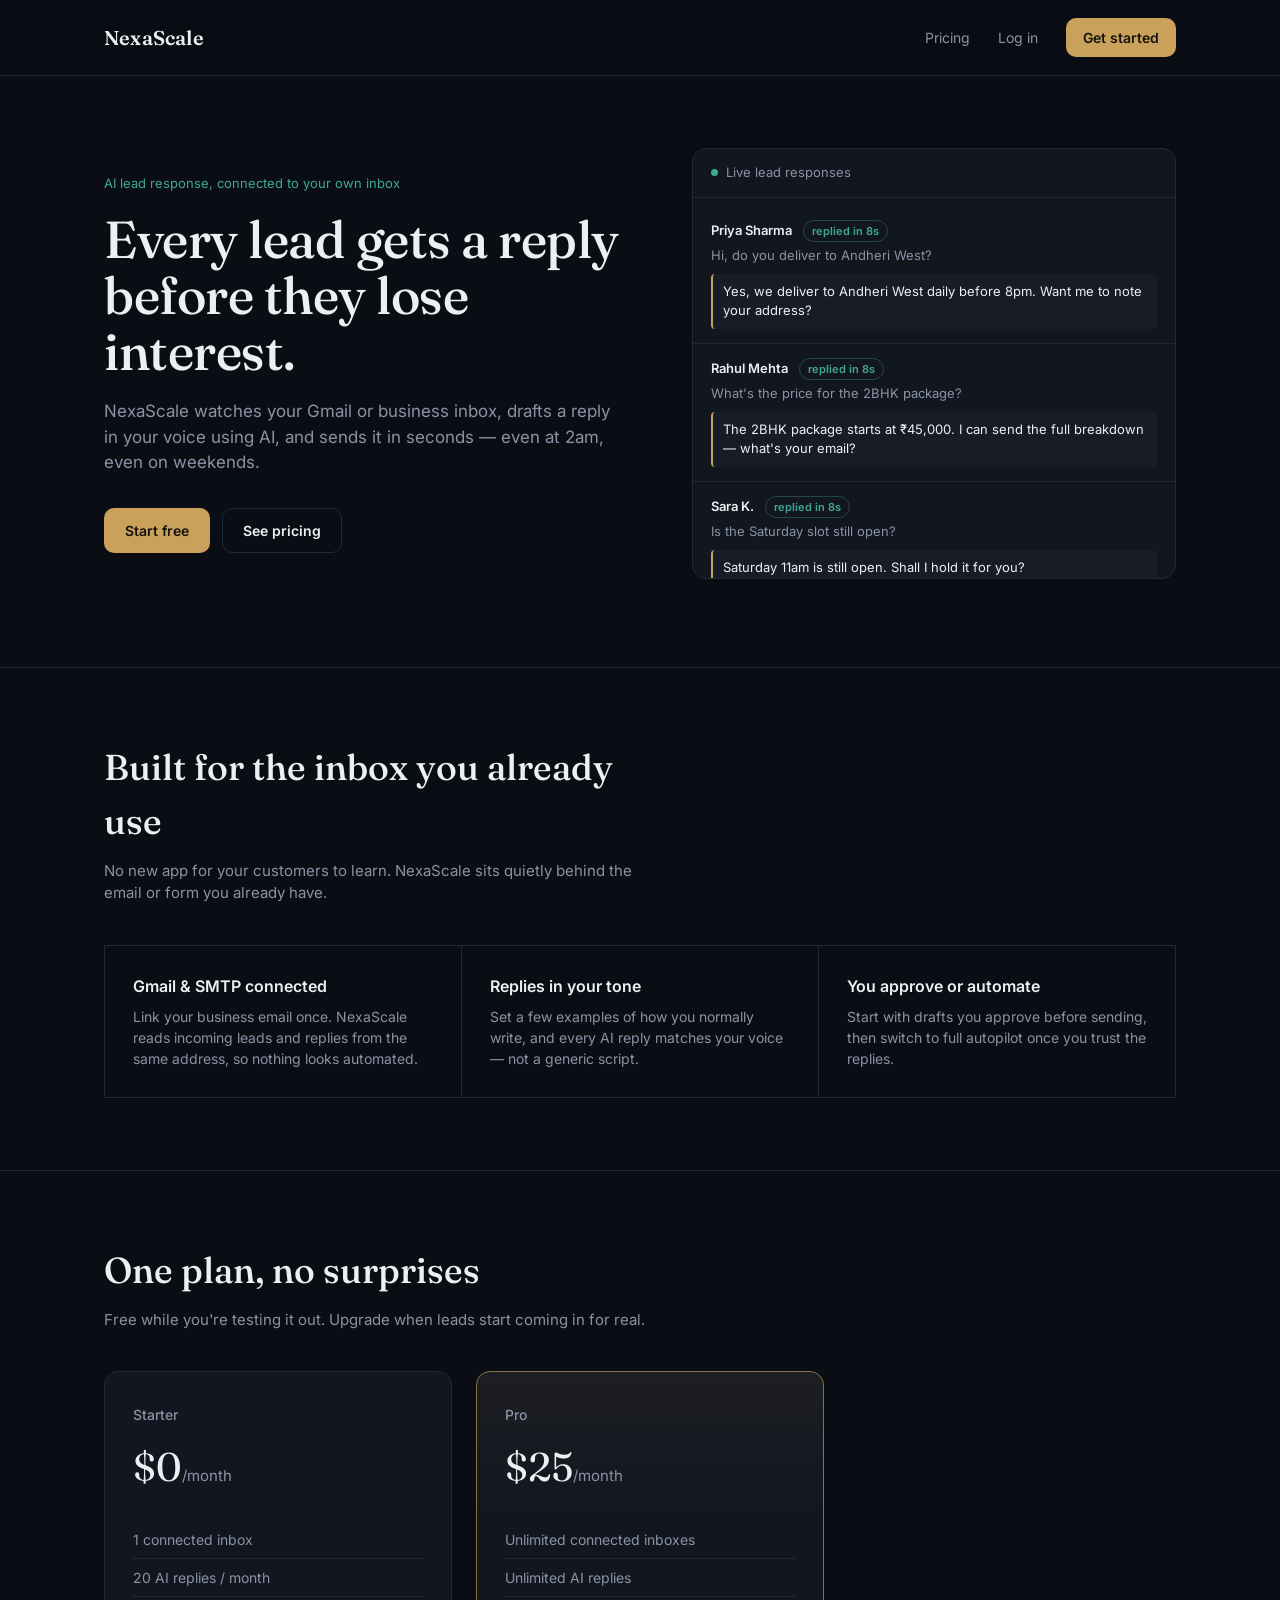
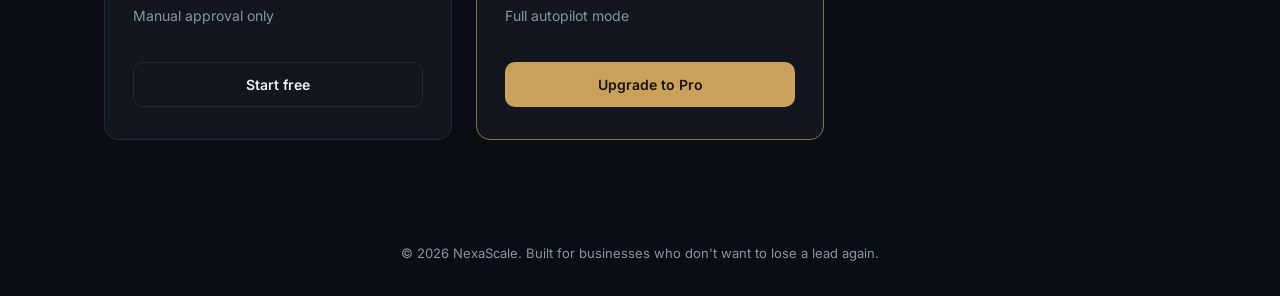
<file: index.html>
<!DOCTYPE html>
<html lang="en">
<head>
<meta charset="UTF-8">
<meta name="viewport" content="width=device-width, initial-scale=1.0">
<title>NexaScale — AI that replies to your leads before they cool off</title>
<link rel="stylesheet" href="styles.css">
</head>
<body>

<nav class="nav">
  <div class="nav-inner">
    <div class="logo">NexaScale</div>
    <div class="nav-links">
      <a href="pricing.html">Pricing</a>
      <a href="login.html">Log in</a>
      <a href="signup.html" class="btn btn-gold" style="padding:8px 16px;">Get started</a>
    </div>
  </div>
</nav>

<section class="hero">
  <div class="container hero-grid">
    <div>
      <div class="hero-eyebrow">AI lead response, connected to your own inbox</div>
      <h1>Every lead gets a reply before they lose interest.</h1>
      <p class="lede">NexaScale watches your Gmail or business inbox, drafts a reply in your voice using AI, and sends it in seconds — even at 2am, even on weekends.</p>
      <div class="hero-actions">
        <a href="signup.html" class="btn btn-gold">Start free</a>
        <a href="pricing.html" class="btn btn-outline">See pricing</a>
      </div>
    </div>
    <div class="feed-panel">
      <div class="feed-header">
        <span class="live-dot"></span>
        Live lead responses
      </div>
      <div class="feed-body" id="feedBody"></div>
    </div>
  </div>
</section>

<section class="section">
  <div class="container">
    <div class="section-head">
      <h2>Built for the inbox you already use</h2>
      <p>No new app for your customers to learn. NexaScale sits quietly behind the email or form you already have.</p>
    </div>
    <div class="feature-grid">
      <div class="feature">
        <h3>Gmail &amp; SMTP connected</h3>
        <p>Link your business email once. NexaScale reads incoming leads and replies from the same address, so nothing looks automated.</p>
      </div>
      <div class="feature">
        <h3>Replies in your tone</h3>
        <p>Set a few examples of how you normally write, and every AI reply matches your voice — not a generic script.</p>
      </div>
      <div class="feature">
        <h3>You approve or automate</h3>
        <p>Start with drafts you approve before sending, then switch to full autopilot once you trust the replies.</p>
      </div>
    </div>
  </div>
</section>

<section class="section" style="border-bottom:none;">
  <div class="container">
    <div class="section-head">
      <h2>One plan, no surprises</h2>
      <p>Free while you're testing it out. Upgrade when leads start coming in for real.</p>
    </div>
    <div class="pricing-grid">
      <div class="price-card">
        <h3>Starter</h3>
        <div class="price-amount">$0<span>/month</span></div>
        <ul>
          <li>1 connected inbox</li>
          <li>20 AI replies / month</li>
          <li>Manual approval only</li>
        </ul>
        <a href="signup.html" class="btn btn-outline btn-block">Start free</a>
      </div>
      <div class="price-card featured">
        <h3>Pro</h3>
        <div class="price-amount">$25<span>/month</span></div>
        <ul>
          <li>Unlimited connected inboxes</li>
          <li>Unlimited AI replies</li>
          <li>Full autopilot mode</li>
        </ul>
        <a href="pricing.html" class="btn btn-gold btn-block">Upgrade to Pro</a>
      </div>
    </div>
  </div>
</section>

<footer class="site-footer">
  <div class="container">© 2026 NexaScale. Built for businesses who don't want to lose a lead again.</div>
</footer>

<script>
const leads = [
  { name: "Priya Sharma", msg: "Hi, do you deliver to Andheri West?", reply: "Yes, we deliver to Andheri West daily before 8pm. Want me to note your address?" },
  { name: "Rahul Mehta", msg: "What's the price for the 2BHK package?", reply: "The 2BHK package starts at ₹45,000. I can send the full breakdown — what's your email?" },
  { name: "Sara K.", msg: "Is the Saturday slot still open?", reply: "Saturday 11am is still open. Shall I hold it for you?" },
  { name: "Ankit R.", msg: "Do you offer a trial before signing up?", reply: "Yes — a 7-day free trial, no card needed. Want the signup link?" }
];

const feedBody = document.getElementById('feedBody');

function renderFeed() {
  feedBody.innerHTML = '';
  leads.forEach((lead, i) => {
    const item = document.createElement('div');
    item.className = 'feed-item';
    item.style.animationDelay = (i * 0.15) + 's';
    item.innerHTML = `
      <div class="lead-name">${lead.name} <span class="tag">replied in 8s</span></div>
      <div class="lead-msg">${lead.msg}</div>
      <div class="ai-reply">${lead.reply}</div>
    `;
    feedBody.appendChild(item);
  });
}
renderFeed();
</script>

</body>
</html>
</file>
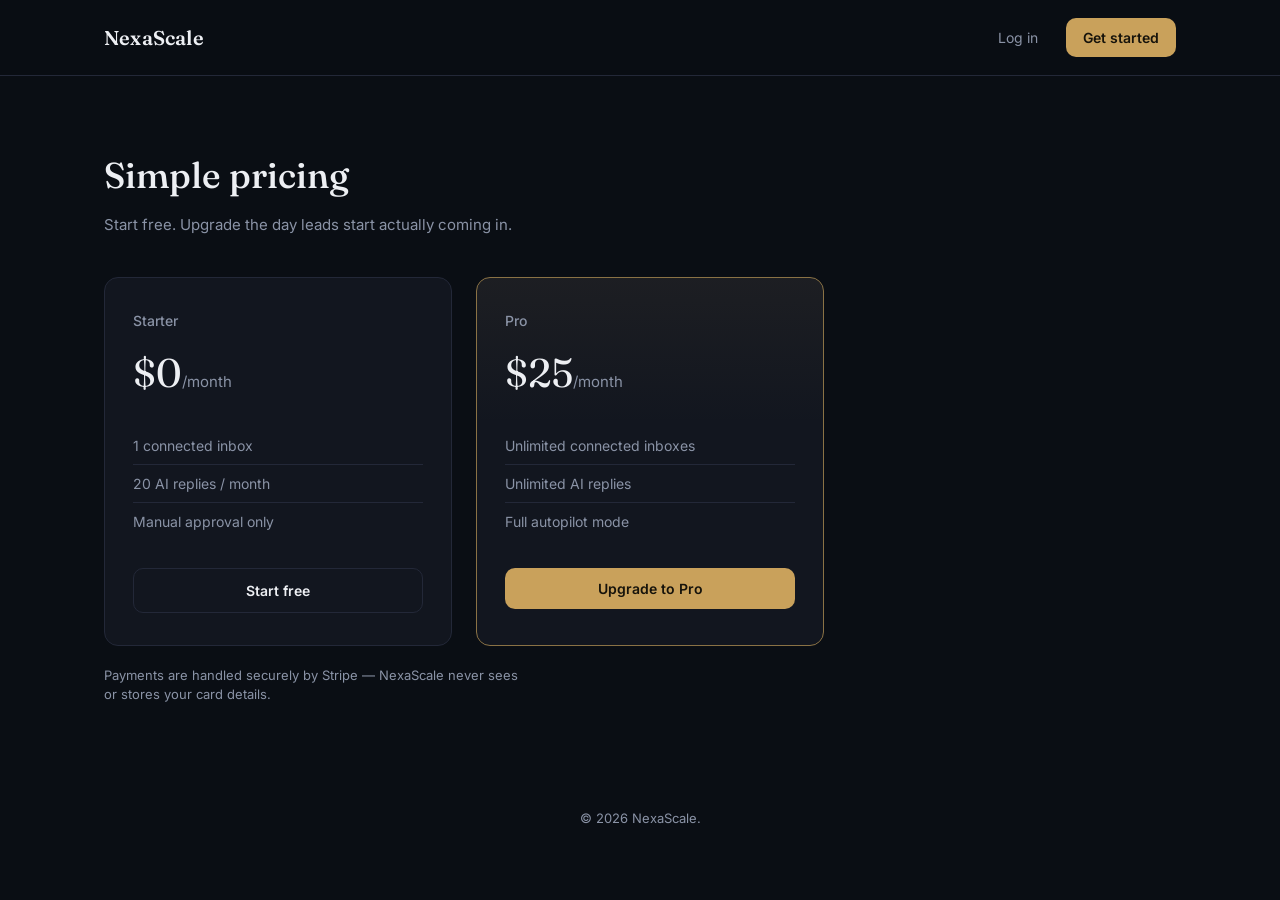
<file: pricing.html>
<!DOCTYPE html>
<html lang="en">
<head>
<meta charset="UTF-8">
<meta name="viewport" content="width=device-width, initial-scale=1.0">
<title>Pricing — NexaScale</title>
<link rel="stylesheet" href="styles.css">
</head>
<body>

<nav class="nav">
  <div class="nav-inner">
    <a href="index.html" class="logo">NexaScale</a>
    <div class="nav-links">
      <a href="login.html">Log in</a>
      <a href="signup.html" class="btn btn-gold" style="padding:8px 16px;">Get started</a>
    </div>
  </div>
</nav>

<section class="section" style="border-bottom:none;">
  <div class="container">
    <div class="section-head">
      <h2>Simple pricing</h2>
      <p>Start free. Upgrade the day leads start actually coming in.</p>
    </div>
    <div class="pricing-grid">
      <div class="price-card">
        <h3>Starter</h3>
        <div class="price-amount">$0<span>/month</span></div>
        <ul>
          <li>1 connected inbox</li>
          <li>20 AI replies / month</li>
          <li>Manual approval only</li>
        </ul>
        <a href="signup.html" class="btn btn-outline btn-block">Start free</a>
      </div>
      <div class="price-card featured">
        <h3>Pro</h3>
        <div class="price-amount">$25<span>/month</span></div>
        <ul>
          <li>Unlimited connected inboxes</li>
          <li>Unlimited AI replies</li>
          <li>Full autopilot mode</li>
        </ul>
        <button class="btn btn-gold btn-block" id="upgradeBtn">Upgrade to Pro</button>
      </div>
    </div>
    <p style="color:var(--text-muted); font-size:13px; margin-top:20px; max-width:52ch;">
      Payments are handled securely by Stripe — NexaScale never sees or stores your card details.
    </p>
  </div>
</section>

<footer class="site-footer">
  <div class="container">© 2026 NexaScale.</div>
</footer>

<script>
/*
  REAL STRIPE SETUP (this button is a placeholder until you do this):
  1. Create a free Stripe account at https://stripe.com
  2. Create a $25/month "Price" for a Product called "NexaScale Pro"
  3. Easiest no-backend option: use a Stripe Payment Link
     (Stripe Dashboard → Payment Links → create one for your $25 price)
     Then replace the alert() below with:
     window.location.href = "https://buy.stripe.com/your-real-link";
  4. Money goes straight to YOUR Stripe account, in your name — Claude
     cannot create this account or link for you, only you can, since it
     needs your bank details.
*/
document.getElementById('upgradeBtn').addEventListener('click', () => {
  alert('Connect your own Stripe Payment Link here — see the comment in this page\'s code for the 3-step setup.');
});
</script>

</body>
</html>
</file>
<file: styles.css>
@import url('https://fonts.googleapis.com/css2?family=Fraunces:opsz,wght@9..144,400;9..144,500;9..144,600&family=Inter:wght@400;500;600;700&display=swap');

:root {
  --bg: #0A0E14;
  --surface: #12161F;
  --surface-2: #171C27;
  --border: #232838;
  --text: #EDEFF3;
  --text-muted: #8A93A6;
  --gold: #C9A15B;
  --gold-dim: #8A7245;
  --teal: #3FA796;
  --danger: #D96C6C;
  --radius: 10px;
  --font-display: 'Fraunces', serif;
  --font-body: 'Inter', sans-serif;
}

* { box-sizing: border-box; margin: 0; padding: 0; }

html { -webkit-text-size-adjust: 100%; }

body {
  background: var(--bg);
  color: var(--text);
  font-family: var(--font-body);
  line-height: 1.5;
  -webkit-font-smoothing: antialiased;
}

a { color: inherit; text-decoration: none; }

img, svg { display: block; max-width: 100%; }

:focus-visible {
  outline: 2px solid var(--gold);
  outline-offset: 2px;
}

@media (prefers-reduced-motion: reduce) {
  * { animation-duration: 0.01ms !important; transition-duration: 0.01ms !important; }
}

.container {
  max-width: 1120px;
  margin: 0 auto;
  padding: 0 24px;
}

/* Nav */
.nav {
  border-bottom: 1px solid var(--border);
  position: sticky;
  top: 0;
  background: rgba(10, 14, 20, 0.92);
  backdrop-filter: blur(8px);
  z-index: 50;
}

.nav-inner {
  display: flex;
  align-items: center;
  justify-content: space-between;
  padding: 18px 24px;
  max-width: 1120px;
  margin: 0 auto;
}

.logo {
  font-family: var(--font-display);
  font-size: 20px;
  font-weight: 600;
  letter-spacing: 0.2px;
}

.nav-links {
  display: flex;
  align-items: center;
  gap: 28px;
  font-size: 14px;
  color: var(--text-muted);
}

.nav-links a:hover { color: var(--text); }

.btn {
  display: inline-flex;
  align-items: center;
  justify-content: center;
  gap: 8px;
  padding: 11px 20px;
  border-radius: var(--radius);
  font-size: 14px;
  font-weight: 600;
  border: 1px solid transparent;
  cursor: pointer;
  transition: background 0.15s ease, border-color 0.15s ease, transform 0.1s ease;
  font-family: var(--font-body);
}

.btn:active { transform: scale(0.98); }

.btn-gold {
  background: var(--gold);
  color: #16130B;
}
.btn-gold:hover { background: #d9b06a; }

.btn-outline {
  background: transparent;
  border-color: var(--border);
  color: var(--text);
}
.btn-outline:hover { border-color: var(--gold-dim); }

.btn-block { width: 100%; }

/* Hero */
.hero {
  padding: 72px 0 88px;
  border-bottom: 1px solid var(--border);
}

.hero-grid {
  display: grid;
  grid-template-columns: 1.1fr 1fr;
  gap: 56px;
  align-items: center;
}

@media (max-width: 860px) {
  .hero-grid { grid-template-columns: 1fr; gap: 40px; }
  .hero { padding: 40px 0 56px; }
}

.hero-eyebrow {
  font-size: 13px;
  color: var(--teal);
  margin-bottom: 18px;
}

.hero h1 {
  font-family: var(--font-display);
  font-size: clamp(32px, 5vw, 52px);
  line-height: 1.08;
  font-weight: 500;
  letter-spacing: -0.5px;
  margin-bottom: 20px;
}

.hero p.lede {
  font-size: 17px;
  color: var(--text-muted);
  max-width: 46ch;
  margin-bottom: 32px;
}

.hero-actions {
  display: flex;
  gap: 12px;
  flex-wrap: wrap;
}

/* Lead feed panel */
.feed-panel {
  background: var(--surface);
  border: 1px solid var(--border);
  border-radius: 14px;
  overflow: hidden;
}

.feed-header {
  display: flex;
  align-items: center;
  gap: 8px;
  padding: 14px 18px;
  border-bottom: 1px solid var(--border);
  font-size: 13px;
  color: var(--text-muted);
}

.live-dot {
  width: 7px;
  height: 7px;
  border-radius: 50%;
  background: var(--teal);
  box-shadow: 0 0 0 0 rgba(63, 167, 150, 0.6);
  animation: pulse 2s infinite;
}

@keyframes pulse {
  0% { box-shadow: 0 0 0 0 rgba(63, 167, 150, 0.5); }
  70% { box-shadow: 0 0 0 8px rgba(63, 167, 150, 0); }
  100% { box-shadow: 0 0 0 0 rgba(63, 167, 150, 0); }
}

.feed-body {
  padding: 8px 0;
  max-height: 380px;
  overflow: hidden;
}

.feed-item {
  padding: 14px 18px;
  border-bottom: 1px solid var(--border);
  opacity: 0;
  animation: fadeIn 0.4s ease forwards;
}

.feed-item:last-child { border-bottom: none; }

@keyframes fadeIn {
  from { opacity: 0; transform: translateY(4px); }
  to { opacity: 1; transform: translateY(0); }
}

.feed-item .lead-name {
  font-size: 13px;
  font-weight: 600;
  margin-bottom: 4px;
}

.feed-item .lead-msg {
  font-size: 13px;
  color: var(--text-muted);
  margin-bottom: 8px;
}

.feed-item .ai-reply {
  font-size: 13px;
  background: var(--surface-2);
  border-left: 2px solid var(--gold);
  padding: 8px 10px;
  border-radius: 4px;
  color: var(--text);
}

.tag {
  display: inline-block;
  font-size: 11px;
  color: var(--teal);
  border: 1px solid rgba(63, 167, 150, 0.35);
  padding: 2px 8px;
  border-radius: 20px;
  margin-left: 8px;
}

/* Sections */
.section {
  padding: 72px 0;
  border-bottom: 1px solid var(--border);
}

.section-head {
  max-width: 56ch;
  margin-bottom: 40px;
}

.section-head h2 {
  font-family: var(--font-display);
  font-size: clamp(26px, 3.5vw, 36px);
  font-weight: 500;
  margin-bottom: 12px;
}

.section-head p {
  color: var(--text-muted);
  font-size: 15px;
}

.feature-grid {
  display: grid;
  grid-template-columns: repeat(3, 1fr);
  gap: 1px;
  background: var(--border);
  border: 1px solid var(--border);
}

@media (max-width: 760px) {
  .feature-grid { grid-template-columns: 1fr; }
}

.feature {
  background: var(--bg);
  padding: 28px;
}

.feature h3 {
  font-size: 16px;
  font-weight: 600;
  margin-bottom: 8px;
}

.feature p {
  font-size: 14px;
  color: var(--text-muted);
}

/* Pricing */
.pricing-grid {
  display: grid;
  grid-template-columns: 1fr 1fr;
  gap: 24px;
  max-width: 720px;
}

@media (max-width: 640px) {
  .pricing-grid { grid-template-columns: 1fr; }
}

.price-card {
  border: 1px solid var(--border);
  border-radius: 14px;
  padding: 32px 28px;
  background: var(--surface);
}

.price-card.featured {
  border-color: var(--gold-dim);
  background: linear-gradient(180deg, rgba(201,161,91,0.06), transparent 40%), var(--surface);
}

.price-card h3 {
  font-size: 14px;
  color: var(--text-muted);
  font-weight: 500;
  margin-bottom: 12px;
}

.price-amount {
  font-family: var(--font-display);
  font-size: 40px;
  margin-bottom: 4px;
}

.price-amount span {
  font-size: 15px;
  color: var(--text-muted);
  font-family: var(--font-body);
}

.price-card ul {
  list-style: none;
  margin: 24px 0 28px;
}

.price-card li {
  font-size: 14px;
  color: var(--text-muted);
  padding: 8px 0;
  border-top: 1px solid var(--border);
}

.price-card li:first-child { border-top: none; }

/* Auth pages */
.auth-wrap {
  min-height: 100vh;
  display: flex;
  align-items: center;
  justify-content: center;
  padding: 24px;
}

.auth-card {
  width: 100%;
  max-width: 380px;
}

.auth-card .logo {
  display: block;
  text-align: center;
  margin-bottom: 32px;
}

.auth-card h1 {
  font-family: var(--font-display);
  font-size: 26px;
  font-weight: 500;
  margin-bottom: 6px;
  text-align: center;
}

.auth-card p.sub {
  text-align: center;
  color: var(--text-muted);
  font-size: 14px;
  margin-bottom: 32px;
}

.field {
  margin-bottom: 16px;
}

.field label {
  display: block;
  font-size: 13px;
  color: var(--text-muted);
  margin-bottom: 6px;
}

.field input {
  width: 100%;
  background: var(--surface);
  border: 1px solid var(--border);
  border-radius: var(--radius);
  padding: 12px 14px;
  color: var(--text);
  font-size: 14px;
  font-family: var(--font-body);
}

.field input:focus {
  outline: none;
  border-color: var(--gold-dim);
}

.field-error {
  color: var(--danger);
  font-size: 12px;
  margin-top: 6px;
  display: none;
}

.form-msg {
  font-size: 13px;
  text-align: center;
  margin-top: 16px;
  padding: 10px;
  border-radius: var(--radius);
  display: none;
}

.form-msg.show { display: block; }

.form-msg.error {
  background: rgba(217, 108, 108, 0.1);
  color: var(--danger);
  border: 1px solid rgba(217, 108, 108, 0.3);
}

.form-msg.success {
  background: rgba(63, 167, 150, 0.1);
  color: var(--teal);
  border: 1px solid rgba(63, 167, 150, 0.3);
}

.auth-footer {
  text-align: center;
  font-size: 13px;
  color: var(--text-muted);
  margin-top: 24px;
}

.auth-footer a {
  color: var(--gold);
}

.divider {
  display: flex;
  align-items: center;
  gap: 12px;
  margin: 20px 0;
  color: var(--text-muted);
  font-size: 12px;
}

.divider::before, .divider::after {
  content: '';
  flex: 1;
  height: 1px;
  background: var(--border);
}

/* Dashboard */
.app-shell {
  display: grid;
  grid-template-columns: 220px 1fr;
  min-height: 100vh;
}

@media (max-width: 860px) {
  .app-shell { grid-template-columns: 1fr; }
  .sidebar { display: none; }
}

.sidebar {
  border-right: 1px solid var(--border);
  padding: 24px 16px;
}

.sidebar .logo { padding: 0 8px 24px; }

.side-link {
  display: flex;
  align-items: center;
  gap: 10px;
  padding: 10px 12px;
  border-radius: 8px;
  font-size: 14px;
  color: var(--text-muted);
  margin-bottom: 2px;
}

.side-link.active {
  background: var(--surface);
  color: var(--text);
}

.side-link:hover { color: var(--text); }

.main-panel { padding: 28px 32px; }

.topbar {
  display: flex;
  align-items: center;
  justify-content: space-between;
  margin-bottom: 28px;
  flex-wrap: wrap;
  gap: 12px;
}

.topbar h1 {
  font-family: var(--font-display);
  font-size: 24px;
  font-weight: 500;
}

.stat-grid {
  display: grid;
  grid-template-columns: repeat(auto-fit, minmax(160px, 1fr));
  gap: 16px;
  margin-bottom: 32px;
}

.stat-card {
  border: 1px solid var(--border);
  border-radius: var(--radius);
  padding: 18px;
  background: var(--surface);
}

.stat-card .label {
  font-size: 12px;
  color: var(--text-muted);
  margin-bottom: 8px;
}

.stat-card .value {
  font-family: var(--font-display);
  font-size: 26px;
}

.panel {
  border: 1px solid var(--border);
  border-radius: var(--radius);
  background: var(--surface);
  margin-bottom: 24px;
}

.panel-head {
  padding: 16px 20px;
  border-bottom: 1px solid var(--border);
  display: flex;
  align-items: center;
  justify-content: space-between;
}

.panel-head h2 {
  font-size: 15px;
  font-weight: 600;
}

.panel-body { padding: 20px; }

.setting-row {
  display: flex;
  align-items: center;
  justify-content: space-between;
  padding: 14px 0;
  border-bottom: 1px solid var(--border);
  gap: 16px;
  flex-wrap: wrap;
}

.setting-row:last-child { border-bottom: none; }

.setting-row .setting-label { font-size: 14px; }
.setting-row .setting-desc { font-size: 12px; color: var(--text-muted); margin-top: 2px; }

.badge {
  font-size: 11px;
  padding: 3px 9px;
  border-radius: 20px;
  background: rgba(138, 147, 166, 0.15);
  color: var(--text-muted);
}

.badge.connected {
  background: rgba(63, 167, 150, 0.15);
  color: var(--teal);
}

.badge.pro {
  background: rgba(201, 161, 91, 0.15);
  color: var(--gold);
}

footer.site-footer {
  padding: 32px 0;
  text-align: center;
  color: var(--text-muted);
  font-size: 13px;
}
</file>
